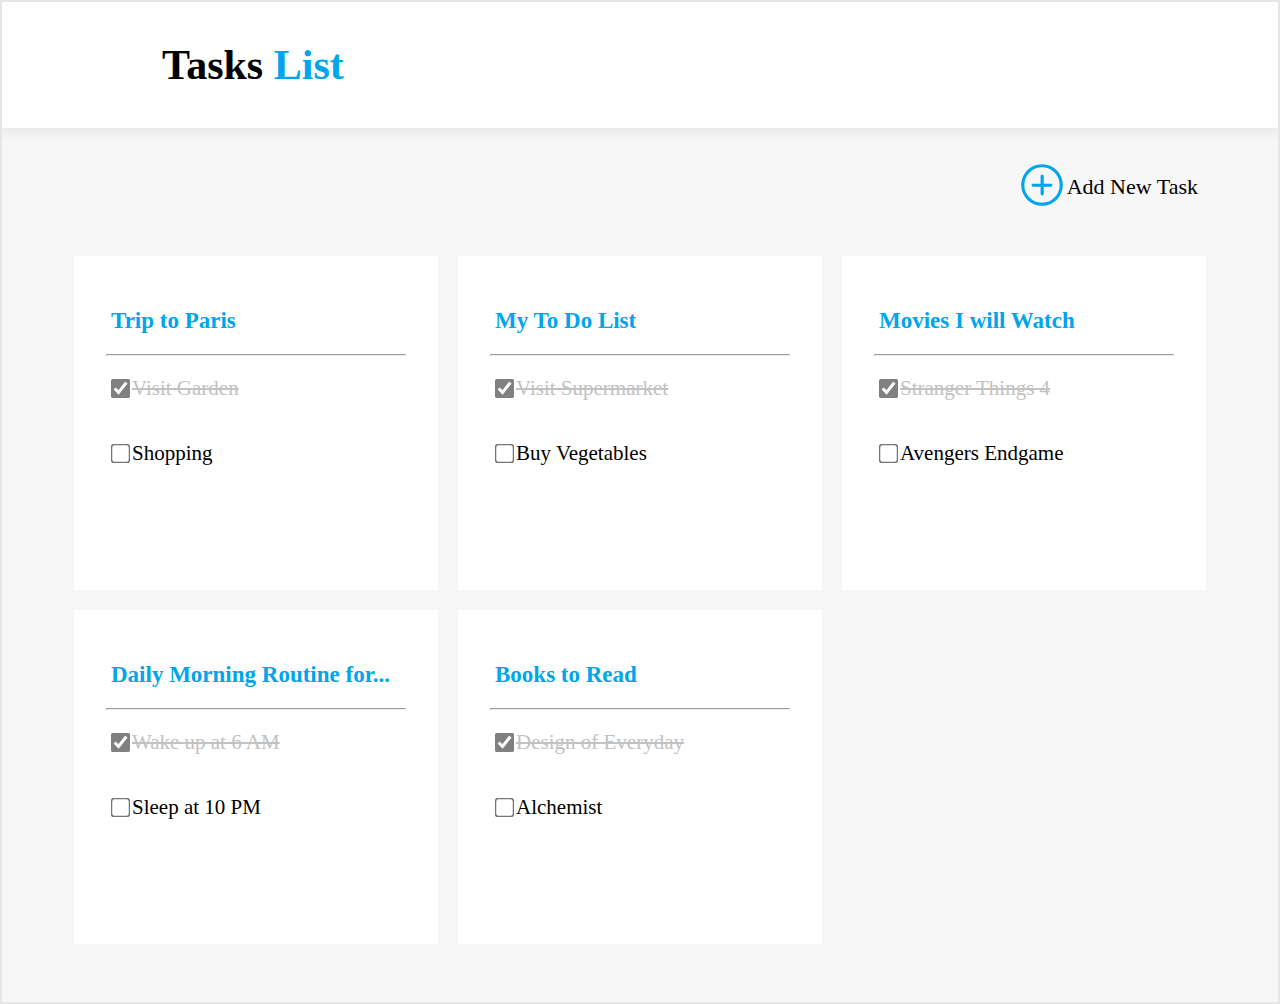
<file: index.html>
<!DOCTYPE html>
<html lang="en">
<head>
    <meta charset="UTF-8">
    <meta http-equiv="X-UA-Compatible" content="IE=edge">
    <meta name="viewport" content="width=device-width, initial-scale=1.0">
    <title>Project 2</title>
    <link rel="stylesheet" href="style.css">
    <link rel="stylesheet" href="https://fonts.googleapis.com/css2?family=Material+Symbols+Rounded:opsz,wght,FILL,GRAD@48,400,1,0" />
</head>
<body>
    <div id="main">
        <nav>
            <h1 style="font-size: 42px;">Tasks <span style="color:#00A5EC ;">List</span></h1>
        </nav>
        <div id="add_new"><a href="./second_page.html"> <span class="material-symbols-rounded" style="color: #00A5EC; font-size: 50px;" id="add_btn">
            add_circle
        </span></a>
        <span id="add_new_text" style="font-size: 22px;">Add New Task</span>
        </div>
        <div id="con_box">
            <div id="container">
                <a href="./third_page.html" id="link_to_third" style="text-decoration:none;color:black ;">
                    <div class="box" id="box1"><h2>Trip to Paris</h2>
                    <hr><input type="checkbox" checked class="c_box1"><span class="sp">Visit Garden</span></span>
                    <br><input type="checkbox" class="c_box2"><span class="sp1">Shopping</span>
                    </div>
                </a>
            <div class="box" id="box2"><h2>My To Do List</h2>
                <hr><input type="checkbox" checked class="c_box1"><span class="sp">Visit Supermarket</span>
                <br><input type="checkbox" class="c_box2"><span class="sp1">Buy Vegetables</span></div>
            <div class="box" id="box3"><h2>Movies I will Watch</h2>
                <hr><input type="checkbox" checked class="c_box1"><span class="sp">Stranger Things 4</span>
                <br><input type="checkbox" class="c_box2"><span class="sp1">Avengers Endgame</span></div>
            <div class="box" id="box4"><h2>Daily Morning Routine for...</h2>
                <hr><input type="checkbox" checked class="c_box1"><span class="sp">Wake up at 6 AM</span>
                <br><input type="checkbox" class="c_box2"><span class="sp1">Sleep at 10 PM</span></div>
            <div class="box" id="box5"><h2>Books to Read</h2>
                <hr><input type="checkbox" checked class="c_box1"><span class="sp">Design of Everyday</span>
                <br><input type="checkbox" class="c_box2"><span class="sp1">Alchemist</span></div>
        
            </div>
        </div>
</div>
</body>
</html>
</file>
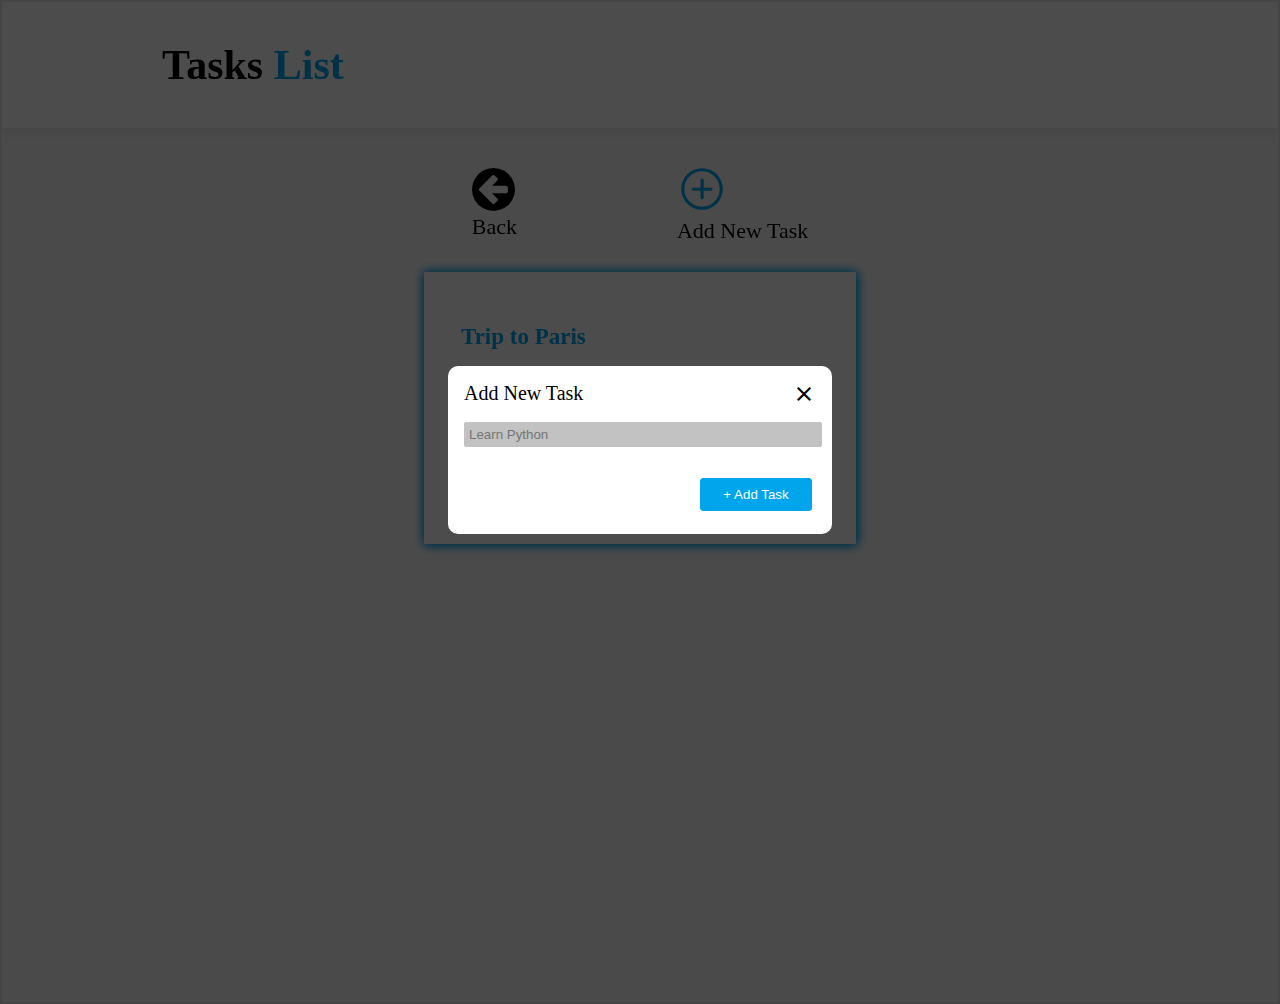
<file: fourth_page.html>
<!DOCTYPE html>
<html lang="en">
  <head>
    <meta charset="UTF-8" />
    <meta http-equiv="X-UA-Compatible" content="IE=edge" />
    <meta name="viewport" content="width=device-width, initial-scale=1.0" />
    <title>Third page</title>
    <link rel="stylesheet" href="./style.css" />
    <link
      rel="stylesheet"
      href="https://fonts.googleapis.com/css2?family=Material+Symbols+Rounded:opsz,wght,FILL,GRAD@48,400,1,0"
    />
    <link
      rel="stylesheet"
      href="https://cdnjs.cloudflare.com/ajax/libs/font-awesome/4.7.0/css/font-awesome.min.css"
    />
    <link rel="stylesheet" href="https://fonts.googleapis.com/css2?family=Material+Symbols+Outlined:opsz,wght,FILL,GRAD@48,400,0,0" />
    <style>
      body{
        background-color:#f7f7f7 ;
      }

    </style>
  </head>
  <body>
    <div id="main" style="filter : brightness(30%);">
        <nav>
            <h1 style="font-size: 42px">
              Tasks <span style="color: #00a5ec">List</span>
            </h1>
          </nav>
          <div id="add_back">
            <div class="btn" id="btn_back">
              <i class="fa fa-arrow-circle-left" style="font-size: 50px;color: black;"></i>
              <span style="font-size: 22px" id="add_new_text">Back</span>
            </div>
            <div class="btn" id="btn_add">
              <a? href="./fourth_page.html"><span class="material-symbols-rounded" style="color: #00a5ec; font-size: 50px">
                  add_circle
                </span></a?>
              <span style="font-size: 22px" id="add_new_text">Add New Task</span>
            </div>
          </div>
          <div id="con_3">
            <div class="box" id="box"><h2>Trip to Paris</h2>
              <hr><input type="checkbox" checked class="c_box1"><span class="sp">Visit Garden</span></span>
              <br><input type="checkbox" class="c_box2"><span class="sp1">Shopping</span></div>
          </div>
    </div>
    <div id="overlay">
        <div id="pop_box">
            <div id="p_top">
                <span id="new_tadk" style="font-size:20px;display:inline-block;margin: 1rem 1rem 1rem 1rem;">
                    Add New Task
                </span>
                <span id="close" class="material-symbols-outlined" onclick="history.back()">
                close
                </span>
            </div>
            <div id="p_mid">
                <input type="text" placeholder="Learn Python" >
            </div>
            <div id="p_bottom">
                <input type="submit" value="+ Add Task">
            </div>
        </div>
    </div>
  </body>
</html>
</file>
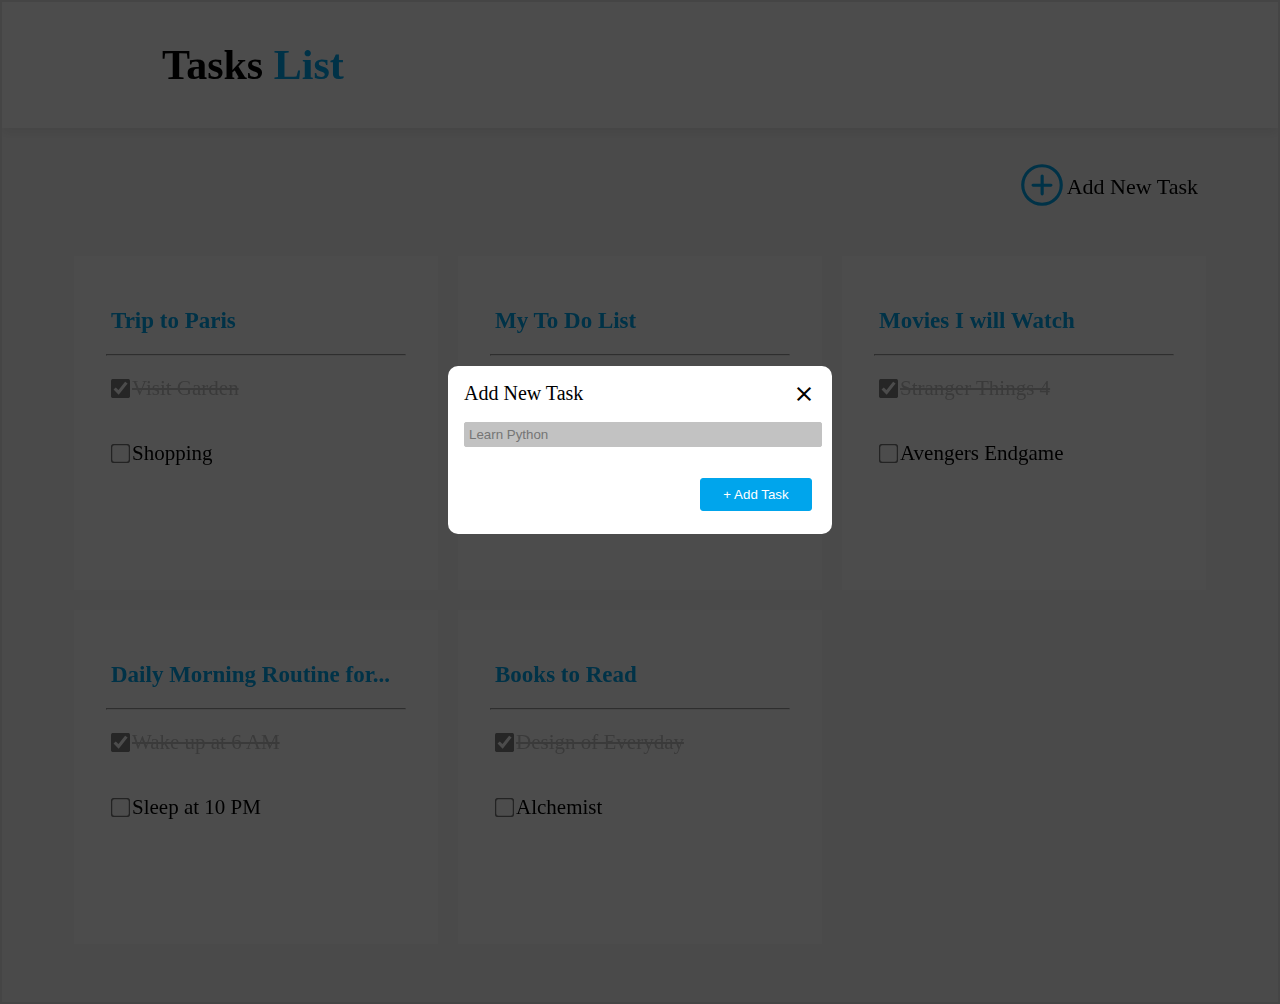
<file: second_page.html>
<!DOCTYPE html>
<html lang="en">
<head>
    <meta charset="UTF-8">
    <meta http-equiv="X-UA-Compatible" content="IE=edge">
    <meta name="viewport" content="width=device-width, initial-scale=1.0">
    <title>Project 2</title>
    <link rel="stylesheet" href="./style.css">
    <link rel="stylesheet" href="https://fonts.googleapis.com/css2?family=Material+Symbols+Rounded:opsz,wght,FILL,GRAD@48,400,1,0" />
    <link rel="stylesheet" href="https://fonts.googleapis.com/css2?family=Material+Symbols+Outlined:opsz,wght,FILL,GRAD@48,400,0,0" />
    <style>
        .box:hover{
            box-shadow:0px 0px 0px #757575;
        }
        #main{
            cursor: default;
        }
    </style>
</head>
<body>
    <div id="main" style="filter : brightness(30%);">
        <nav>
            <h1 style="font-size: 42px;">Tasks <span style="color:#00A5EC ;">List</span></h1>
        </nav>
        <div id="add_new"><a? href="./second_page.html"> <span class="material-symbols-rounded" style="color: #00A5EC; font-size: 50px;" id="add_btn">
            add_circle
            </span></a?>
            <span id="add_new_text" style="font-size: 22px;">Add New Task</span>
        </div>
        <div id="con_box">
            <div id="container">
            <div class="box" id="box1"><h2>Trip to Paris</h2>
                <hr><input type="checkbox" checked class="c_box1"><span class="sp">Visit Garden</span></span>
                <br><input type="checkbox" class="c_box2"><span class="sp1">Shopping</span></div>
            <div class="box" id="box2"><h2>My To Do List</h2>
                <hr><input type="checkbox" checked class="c_box1"><span class="sp">Visit Supermarket</span>
                <br><input type="checkbox" class="c_box2"><span class="sp1">Buy Vegetables</span></div>
            <div class="box" id="box3"><h2>Movies I will Watch</h2>
                <hr><input type="checkbox" checked class="c_box1"><span class="sp">Stranger Things 4</span>
                <br><input type="checkbox" class="c_box2"><span class="sp1">Avengers Endgame</span></div>
            <div class="box" id="box4"><h2>Daily Morning Routine for...</h2>
                <hr><input type="checkbox" checked class="c_box1"><span class="sp">Wake up at 6 AM</span>
                <br><input type="checkbox" class="c_box2"><span class="sp1">Sleep at 10 PM</span></div>
            <div class="box" id="box5"><h2>Books to Read</h2>
                <hr><input type="checkbox" checked class="c_box1"><span class="sp">Design of Everyday</span>
                <br><input type="checkbox" class="c_box2"><span class="sp1">Alchemist</span></div>
            
        </div>
    </div>
    </div>
    <div id="overlay">
        <div id="pop_box">
            <div id="p_top">
                <span id="new_tadk" style="font-size:20px;display:inline-block;margin: 1rem 1rem 1rem 1rem;">
                    Add New Task
                </span>
                <span id="close" class="material-symbols-outlined" onclick="history.back()">
                close
                </span>
            </div>
            <div id="p_mid">
                <input type="text" placeholder="Learn Python" >
            </div>
            <div id="p_bottom">
                <input type="submit" value="+ Add Task">
            </div>
        </div>
    </div>
</body>
</html>
</file>
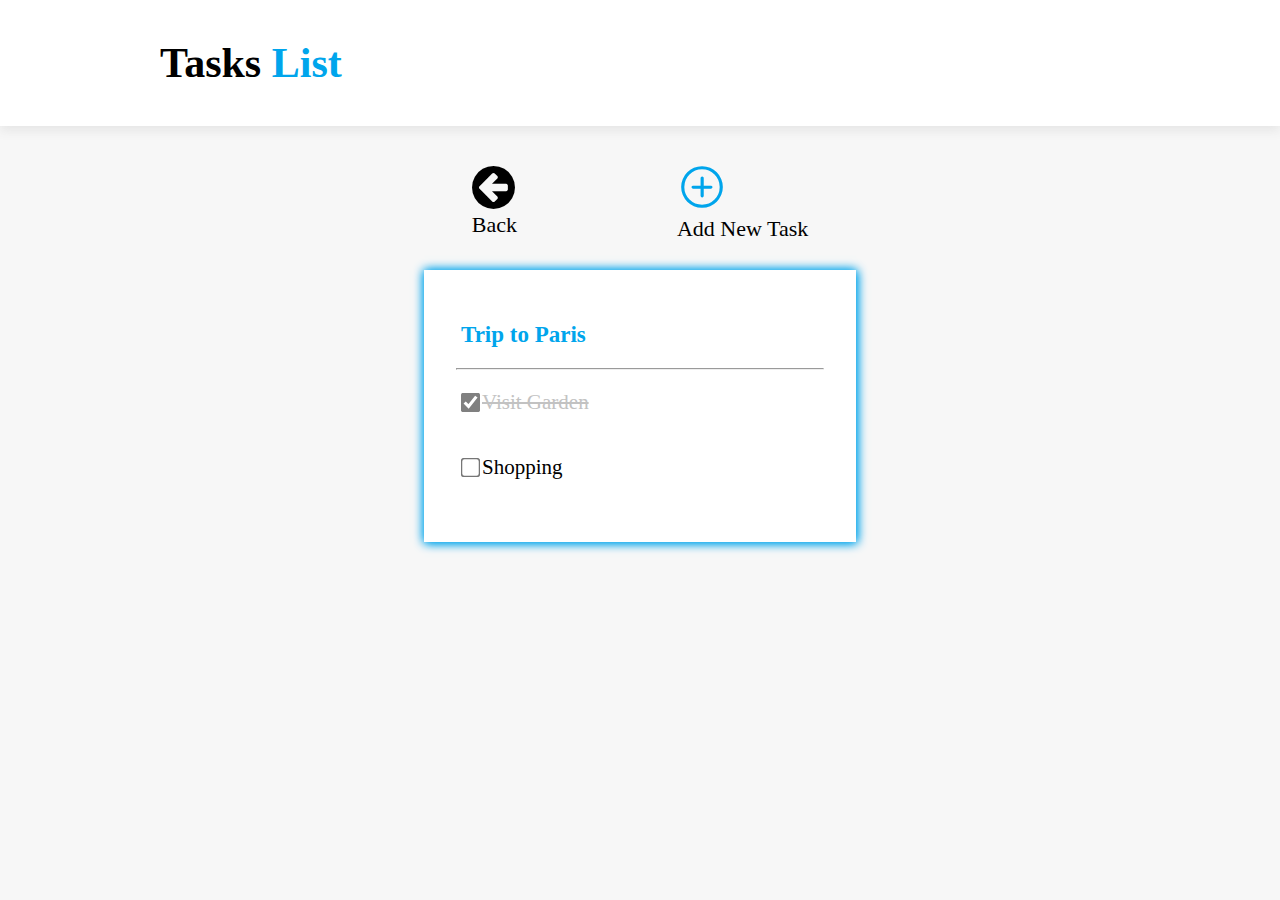
<file: third_page.html>
<!DOCTYPE html>
<html lang="en">
  <head>
    <meta charset="UTF-8" />
    <meta http-equiv="X-UA-Compatible" content="IE=edge" />
    <meta name="viewport" content="width=device-width, initial-scale=1.0" />
    <title>Third page</title>
    <link rel="stylesheet" href="./style.css" />
    <link
      rel="stylesheet"
      href="https://fonts.googleapis.com/css2?family=Material+Symbols+Rounded:opsz,wght,FILL,GRAD@48,400,1,0"
    />
    <link
      rel="stylesheet"
      href="https://cdnjs.cloudflare.com/ajax/libs/font-awesome/4.7.0/css/font-awesome.min.css"
    />
    <style>
      body{
        background-color:#f7f7f7 ;
      }
    </style>
  </head>
  <body>
    <nav>
      <h1 style="font-size: 42px">
        Tasks <span style="color: #00a5ec">List</span>
      </h1>
    </nav>
    <div id="add_back">
      <div class="btn" id="btn_back">
        <i class="fa fa-arrow-circle-left" style="font-size: 50px;color: black;" onclick="history.back()"></i>
        <span style="font-size: 22px" id="add_new_text">Back</span>
      </div>
      <div class="btn" id="btn_add">
        <a href="./fourth_page.html"><span class="material-symbols-rounded" style="color: #00a5ec; font-size: 50px">
            add_circle
          </span></a>
        <span style="font-size: 22px" id="add_new_text">Add New Task</span>
      </div>
    </div>
    <div id="con_3">
      <div class="box" id="box"><h2>Trip to Paris</h2>
        <hr><input type="checkbox" checked class="c_box1"><span class="sp">Visit Garden</span></span>
        <br><input type="checkbox" class="c_box2"><span class="sp1">Shopping</span></div>
    </div>
  </body>
</html>
</file>
<file: style.css>
*{
    margin: 0px;
    padding: 0px;
}
/* Main body */
#main{
    height: 1000px;
    background-color:#f7f7f7 ;
    border: 2px solid #e6e6e6;
}
/* Task List */
nav{
    display: flex;
    align-items: center;
    height: 94px;
    padding: 1rem 10rem;
    background-color: white;
    box-shadow:0px 5px 10px #e6e6e6;
}
/* Add New Button */
#add_new{
    display: flex;
    justify-content: flex-end;
    padding: 2rem 5rem 2rem 1rem;
}
#add_new_text{
    display: flex;
    align-items: center;
}
/* Body Container */
#con_box{
    display: flex;
    justify-content: center;
}
#container{
    display: grid;
    grid-template-columns: repeat(3,auto);
}

/* Boxes */
.box{
    height: 270px;
    width: 300px;
    padding: 2rem;
    margin: 10px;
    background-color:white ;
}
.box:hover{
    box-shadow:0.5px 0.5px 30px #00A5EC,-0.5px 0.5px 5px #00A5EC;
}
.box hr{
    color: #e6e6e6;
}
.box h2{
    color: #00A5EC;
    font-size: 23px;
    margin: 20px 5px;
}
.c_box1{ 
    accent-color: gray;
    transform:scale(1.5); 
    margin-left:0.5rem;
}
.c_box2{
    transform: scale(1.5);
    margin-left:0.5rem;
}
.box span{
 display: inline-block;
 margin: 20px 5px;
}
.sp{
    font-size: 21px;
    color: #c2c2c2;
    text-decoration: line-through;
}
.sp1{
    font-size: 21px;
}
/* Overlay */
#overlay{
    position: absolute;
    bottom: 50%;
    width: 100%;
    height: auto;
    display: flex;
    justify-content: center;
    align-items: center;
    background-color: transparent;
    z-index: 5;
}
/* Popup box Second and Fourth Page  */

#pop_box{
    position: fixed;
    width: 30%;
    border-radius: 10px;
    background-color: white;
    display: grid;
    grid-template-rows: 1fr 1fr 1fr;
    grid-template-columns: 1fr 1fr 1fr 1fr 1fr;
}
#close{
    float:right;
    padding:1rem;
    cursor: default;
}
#p_top{
    grid-column: 1/-1;
    align-items: center;
}
#p_mid{
    grid-column: 1/-1;
    margin: 0px 1rem;
    align-items: center;
}
#p_mid input{
    width: 100%;
    padding: 4px;
    padding-right: 0px;
    color: black;
    background-color: #c2c2c2;
    border: 1px solid #c2c2c2;
    border-radius: 2px;
}
#p_bottom{
    grid-column: 5/5;
    align-items: center;
}
#p_bottom input{
    color: white;
    background-color: #00A5EC;
    border: 1px solid #00A5EC;
    border-radius: 3px;
    padding: 0.5rem;
    width: 7rem;
    margin-right: 20px;
}
/* ----------------------------------------------------Add and Back Button Third and FourthPage----------------------------------------- */
#add_back{
    margin: 36px 0px;
    height: 62px;
    display: flex;
    justify-content: center;
}

.btn{
    display: inline-block;
    margin: 0px 5rem;
}
#box{
    height: 13rem;
    width: 23rem;
    padding: 2rem;
    margin: 10px;
    background-color:white ;
    box-shadow:0.5px 0.5px 10px #00A5EC,-0.5px -0.5px 10px #00A5EC;
}
#con_3{
    display: flex;
    justify-content: center;
}
/* ------------------------------------------------------------Media Queries--------------------------------------------------------- */
@media only screen and (max-width:1200px) and (min-width:778px){
    #container{
        display: grid;
        grid-template-columns: repeat(2,auto);
    }
    #main{
        height: 1500px;
    }
}
@media only screen and (max-width:777px) and (min-width:609px){
    #container{
        display: grid;
        grid-template-columns: repeat(1,auto);
    }
    #main{
        height: 2000px;
    }
    #pop_box{
        width: auto;
        margin: 15%;
    }
}

@media only screen and (max-width:608px)and (min-width:355px){
    #container{
        display: grid;
        grid-template-columns: repeat(1,auto);
    }
    .box{
        height: 250px;
        width: 270px;
    }
    #main{
        width: 100%;
        height: 2000px;
        }
    nav{
        padding: 1rem 1rem;
    }
    body{
        height: 1000px;
    }
    #container{
        display: flex;
        flex-flow: column wrap;
        
    }
    #add_new_text{
        visibility: hidden;;
    }
    #pop_box{
        width: auto;
        margin: 15%;
    }
} 
@media only screen and (max-width:354px)and (min-width:299px){
    #container{
        display: grid;
        grid-template-columns: repeat(1,auto);
    }
    .box{
        height: auto;
        width: auto;
    }
    #main{
        width: 100%;
        height: 2000px;
        }
    nav{
        padding: 1rem 1rem;
    }
    body{
        height: 1000px;
    }
    #container{
        display: flex;
        flex-flow: column wrap;
        
    }
    #add_new_text{
        visibility: hidden;;
    }
    #pop_box{
        width: auto;
        margin: 15%;
    }
}
@media only screen and (max-width:298px)and (min-width:50px){
    #container{
        display: grid;
        grid-template-columns: repeat(1,auto);
    }
    .box{
        height: auto;
        width: auto;
    }
    #main{
        width: 100%;
        height: 2000px;
        }
    nav{
        padding: 1rem 1rem;
    }
    body{
        height: 1000px;
    }
    #container{
        display: flex;
        flex-flow: column wrap;
        
    }
    #add_new_text{
        visibility: hidden;;
    }
    #pop_box{
        width: auto;
        margin: 5%;
    }
}
</file>
